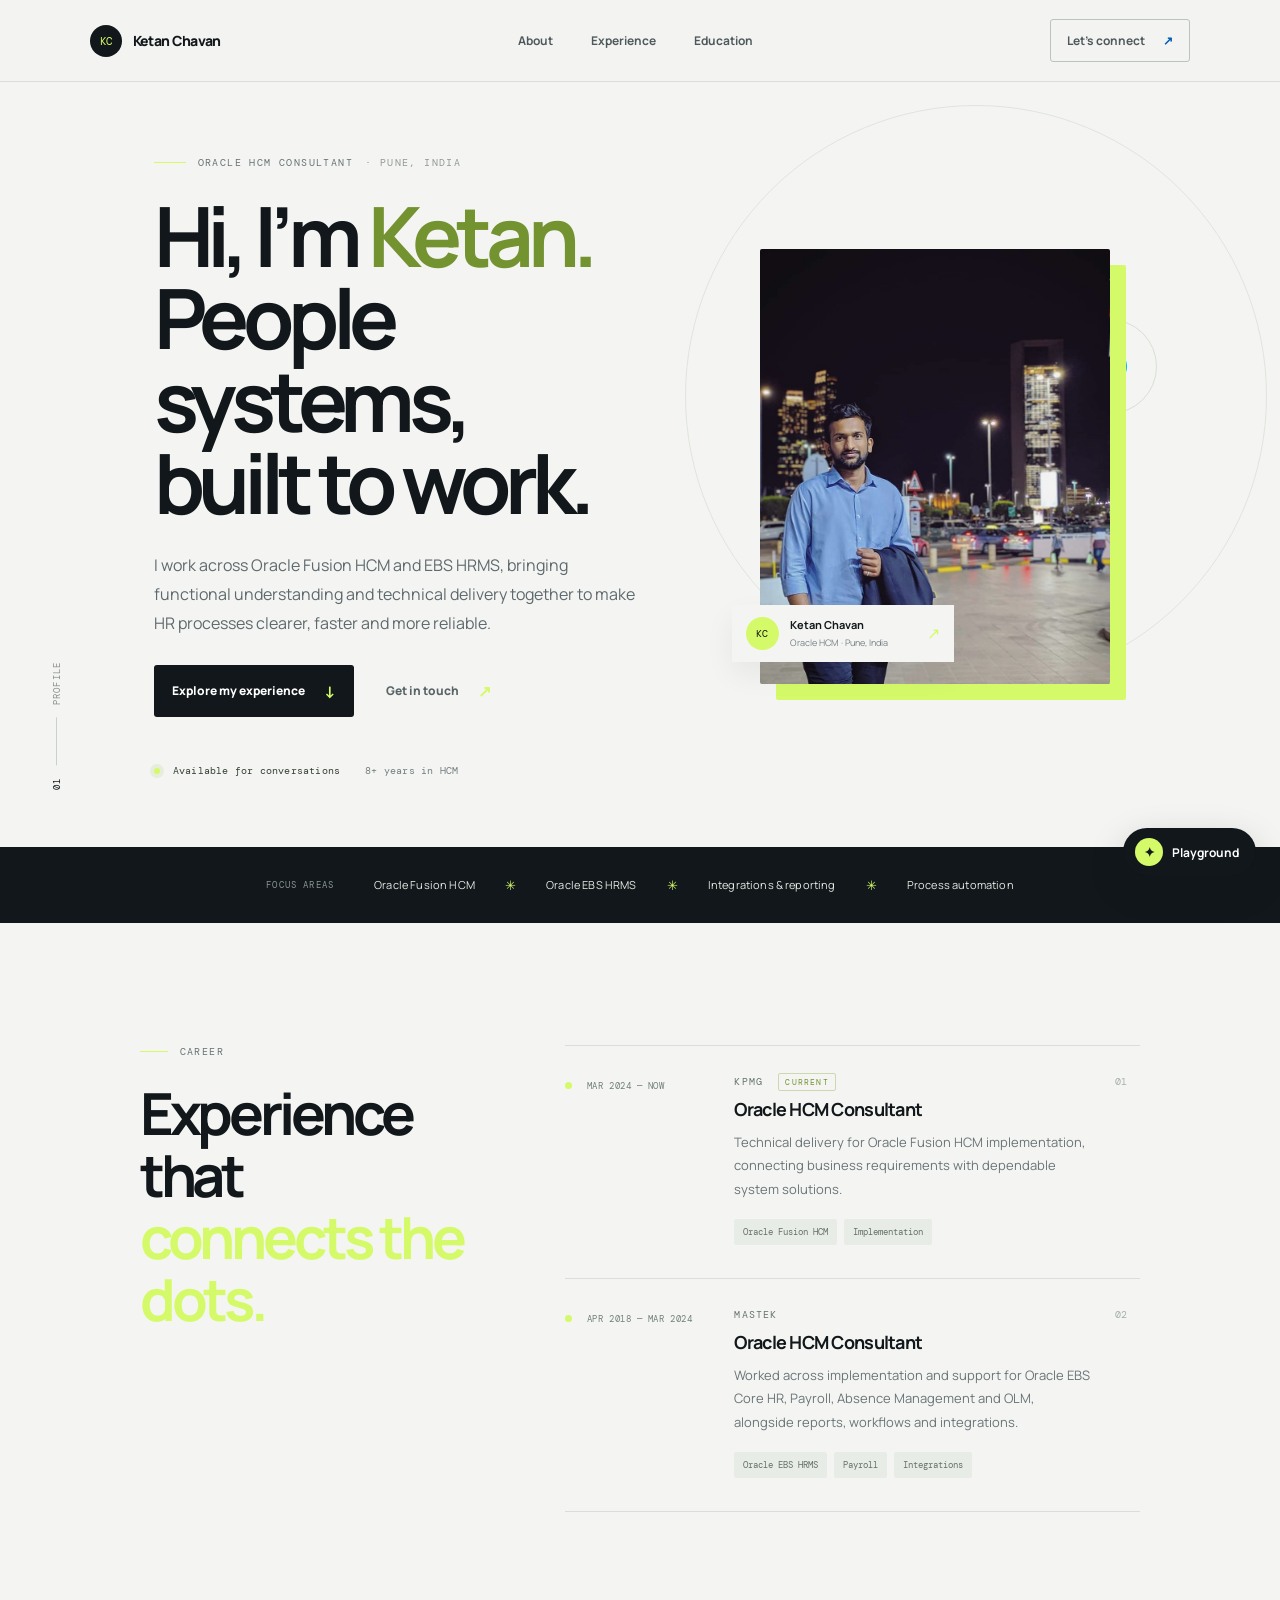
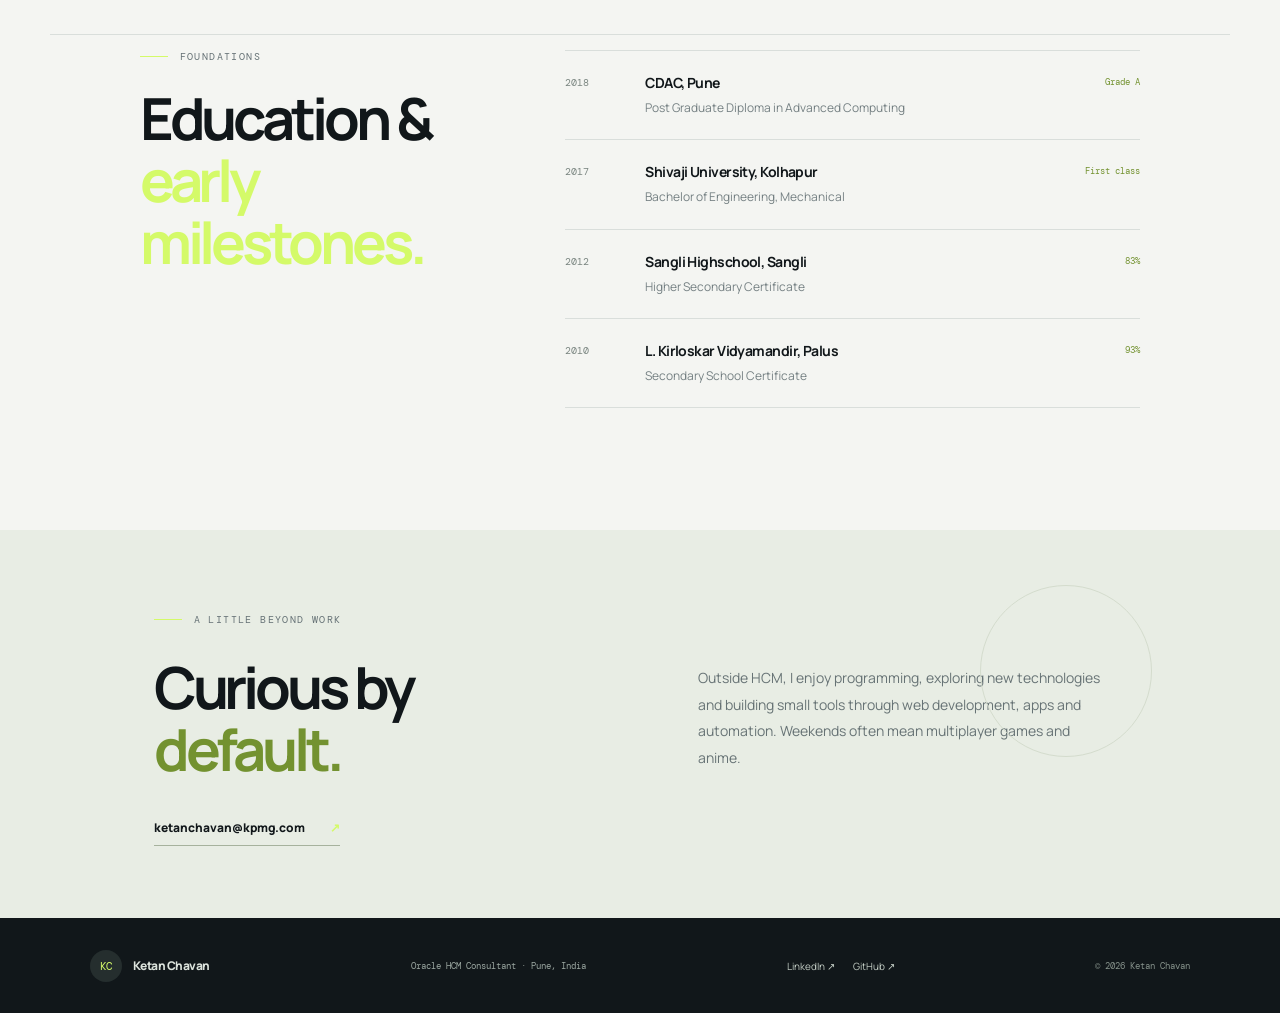
<file: index.html>
<!doctype html>
<html lang="en">
<head>
  <meta charset="utf-8">
  <meta name="viewport" content="width=device-width, initial-scale=1">
  <meta name="description" content="Ketan Chavan is an Oracle HCM consultant in Pune, India, focused on Fusion HCM, EBS HRMS, integrations and automation.">
  <meta name="author" content="Ketan Chavan">
  <meta name="theme-color" content="#101417">
  <title>Ketan Chavan | Oracle HCM Consultant</title>
  <link rel="icon" href="assets/img/favicon.ico" sizes="any">
  <link rel="preconnect" href="https://fonts.googleapis.com">
  <link rel="preconnect" href="https://fonts.gstatic.com" crossorigin>
  <link href="https://fonts.googleapis.com/css2?family=DM+Mono:wght@400;500&family=Manrope:wght@400;500;600;700;800&display=swap" rel="stylesheet">
  <link rel="stylesheet" href="css/modern.css?v=3">
  <script async src="https://www.googletagmanager.com/gtag/js?id=G-67RHCDBWG4"></script>
  <script>window.dataLayer=window.dataLayer||[];function gtag(){dataLayer.push(arguments)}gtag('js',new Date());gtag('config','G-67RHCDBWG4');</script>
</head>
<body>
  <header class="topbar">
    <a class="wordmark" href="#top" aria-label="Ketan Chavan home"><span class="wordmark-icon">KC</span><span>Ketan Chavan</span></a>
    <nav aria-label="Main navigation">
      <a href="#about">About</a><a href="#experience">Experience</a><a href="#education">Education</a>
    </nav>
    <a class="contact-top" href="mailto:ketanchavan@kpmg.com">Let’s connect <span aria-hidden="true">↗</span></a>
  </header>
  <main id="top">
    <section class="hero" id="about">
      <div class="hero-copy">
        <p class="eyebrow"><span class="eyebrow-line"></span> ORACLE HCM CONSULTANT <span class="eyebrow-place">· PUNE, INDIA</span></p>
        <h1>Hi, I’m <span>Ketan.</span><br>People systems,<br>built to work.</h1>
        <p class="intro">I work across Oracle Fusion HCM and EBS HRMS, bringing functional understanding and technical delivery together to make HR processes clearer, faster and more reliable.</p>
        <div class="hero-actions"><a class="button button-primary" href="#experience">Explore my experience <span aria-hidden="true">↓</span></a><a class="button button-quiet" href="mailto:ketanchavan@kpmg.com">Get in touch <span aria-hidden="true">↗</span></a></div>
        <div class="hero-meta"><span><i></i> Available for conversations</span><span>8+ years in HCM</span></div>
      </div>
      <div class="portrait-wrap">
        <div class="portrait-frame"><img src="assets/img/ketan chavan.jpg" alt="Ketan Chavan in Pune"></div>
        <div class="portrait-caption"><span class="caption-mark">KC</span><span><strong>Ketan Chavan</strong><small>Oracle HCM · Pune, India</small></span><span class="caption-arrow">↗</span></div>
        <div class="orbit orbit-one"></div><div class="orbit orbit-two"></div>
      </div>
      <div class="hero-index"><span>01</span><span class="index-rule"></span><span>PROFILE</span></div>
    </section>
    <section class="focus-strip" aria-label="Areas of focus">
      <span class="strip-label">FOCUS AREAS</span><span>Oracle Fusion HCM</span><b>✳</b><span>Oracle EBS HRMS</span><b>✳</b><span>Integrations & reporting</span><b>✳</b><span>Process automation</span>
    </section>
    <section class="section experience" id="experience">
      <div class="section-heading"><p class="eyebrow">CAREER <span class="eyebrow-line"></span></p><h2>Experience that<br><span>connects the dots.</span></h2></div>
      <div class="timeline">
        <article class="role-card current"><div class="role-date"><span class="date-dot"></span> MAR 2024 — NOW</div><div class="role-info"><p class="role-company">KPMG <span class="current-label">CURRENT</span></p><h3>Oracle HCM Consultant</h3><p>Technical delivery for Oracle Fusion HCM implementation, connecting business requirements with dependable system solutions.</p><div class="tags"><span>Oracle Fusion HCM</span><span>Implementation</span></div></div><span class="role-number">01</span></article>
        <article class="role-card"><div class="role-date"><span class="date-dot"></span> APR 2018 — MAR 2024</div><div class="role-info"><p class="role-company">MASTEK</p><h3>Oracle HCM Consultant</h3><p>Worked across implementation and support for Oracle EBS Core HR, Payroll, Absence Management and OLM, alongside reports, workflows and integrations.</p><div class="tags"><span>Oracle EBS HRMS</span><span>Payroll</span><span>Integrations</span></div></div><span class="role-number">02</span></article>
      </div>
    </section>
    <section class="section education" id="education">
      <div class="section-heading"><p class="eyebrow">FOUNDATIONS <span class="eyebrow-line"></span></p><h2>Education &<br><span>early milestones.</span></h2></div>
      <div class="education-list">
        <article class="education-item"><span class="edu-year">2018</span><div><h3>CDAC, Pune</h3><p>Post Graduate Diploma in Advanced Computing</p></div><span class="edu-note">Grade A</span></article>
        <article class="education-item"><span class="edu-year">2017</span><div><h3>Shivaji University, Kolhapur</h3><p>Bachelor of Engineering, Mechanical</p></div><span class="edu-note">First class</span></article>
        <article class="education-item"><span class="edu-year">2012</span><div><h3>Sangli Highschool, Sangli</h3><p>Higher Secondary Certificate</p></div><span class="edu-note">83%</span></article>
        <article class="education-item"><span class="edu-year">2010</span><div><h3>L. Kirloskar Vidyamandir, Palus</h3><p>Secondary School Certificate</p></div><span class="edu-note">93%</span></article>
      </div>
    </section>
    <section class="closing">
      <p class="eyebrow">A LITTLE BEYOND WORK <span class="eyebrow-line"></span></p>
      <div class="closing-grid"><h2>Curious by<br><span>default.</span></h2><p>Outside HCM, I enjoy programming, exploring new technologies and building small tools through web development, apps and automation. Weekends often mean multiplayer games and anime.</p></div>
      <a class="email-link" href="mailto:ketanchavan@kpmg.com">ketanchavan@kpmg.com <span>↗</span></a>
    </section>
  </main>
  <div class="playground-shell" id="playgroundShell">
    <button class="playground-launcher" id="playgroundLauncher" type="button" aria-expanded="false" aria-controls="playgroundPanel">
      <span class="playground-launcher-icon" aria-hidden="true">✦</span>
      <span>Playground</span>
    </button>
    <aside class="playground-panel" id="playgroundPanel" aria-label="Playground" aria-hidden="true">
      <div class="playground-panel-head">
        <div>
          <p class="playground-kicker">SIDE PROJECTS / 02</p>
          <h2>Playground</h2>
          <p>Small things I build, test and ship for fun.</p>
        </div>
        <button class="playground-close" id="playgroundClose" type="button" aria-label="Close playground">×</button>
      </div>
      <div class="playground-apps">
        <a class="playground-card" href="playground/chess/">
          <span class="playground-card-icon" aria-hidden="true">♞</span>
          <span class="playground-card-copy">
            <strong>Complete Chess</strong>
            <small>Play locally or against the computer.</small>
          </span>
          <span class="playground-card-arrow" aria-hidden="true">↗</span>
        </a>
        <a class="playground-card" href="playground/clipboard/">
          <span class="playground-card-icon" aria-hidden="true">⌘</span>
          <span class="playground-card-copy">
            <strong>Shared Clipboard</strong>
            <small>Send text between devices. Public read, owner-only write.</small>
          </span>
          <span class="playground-card-arrow" aria-hidden="true">↗</span>
        </a>
        <div class="playground-coming" aria-label="More projects coming soon">
          <span>+</span><small>More experiments soon</small>
        </div>
      </div>
    </aside>
  </div>
  <footer><a class="wordmark" href="#top"><span class="wordmark-icon">KC</span><span>Ketan Chavan</span></a><span>Oracle HCM Consultant · Pune, India</span><div class="footer-social"><a href="https://www.linkedin.com/in/ketanchavan/" target="_blank" rel="noreferrer">LinkedIn ↗</a><a href="https://github.com/ketankbc" target="_blank" rel="noreferrer">GitHub ↗</a></div><small>© <span id="year"></span> Ketan Chavan</small></footer>
  <script>
    const accentPalettes = [
      { main: '#00b8f1', soft: '#d9f4fc', deep: '#003da5' },
      { main: '#d4fa69', soft: '#e6eddb', deep: '#739230' },
      { main: '#ff8a65', soft: '#ffebe4', deep: '#bb4c2e' },
      { main: '#b39aff', soft: '#eee9ff', deep: '#6247b2' }
    ];
    let paletteIndex = Number(sessionStorage.getItem('ketanAccentIndex') || 0);
    paletteIndex = (paletteIndex + 1) % accentPalettes.length;
    sessionStorage.setItem('ketanAccentIndex', String(paletteIndex));
    const palette = accentPalettes[paletteIndex];
    const root = document.documentElement;
    root.style.setProperty('--accent', palette.main);
    root.style.setProperty('--accent-soft', palette.soft);
    root.style.setProperty('--accent-deep', palette.deep);
    document.getElementById('year').textContent = new Date().getFullYear();

    const playgroundShell = document.getElementById('playgroundShell');
    const playgroundLauncher = document.getElementById('playgroundLauncher');
    const playgroundPanel = document.getElementById('playgroundPanel');
    const playgroundClose = document.getElementById('playgroundClose');

    function setPlayground(open) {
      playgroundShell.classList.toggle('is-open', open);
      playgroundLauncher.setAttribute('aria-expanded', String(open));
      playgroundPanel.setAttribute('aria-hidden', String(!open));
    }

    playgroundLauncher.addEventListener('click', () => setPlayground(!playgroundShell.classList.contains('is-open')));
    playgroundClose.addEventListener('click', () => setPlayground(false));
    document.addEventListener('keydown', event => { if (event.key === 'Escape') setPlayground(false); });
    document.addEventListener('click', event => {
      if (playgroundShell.classList.contains('is-open') && !playgroundShell.contains(event.target)) setPlayground(false);
    });
  </script>
</body>
</html>
</file>
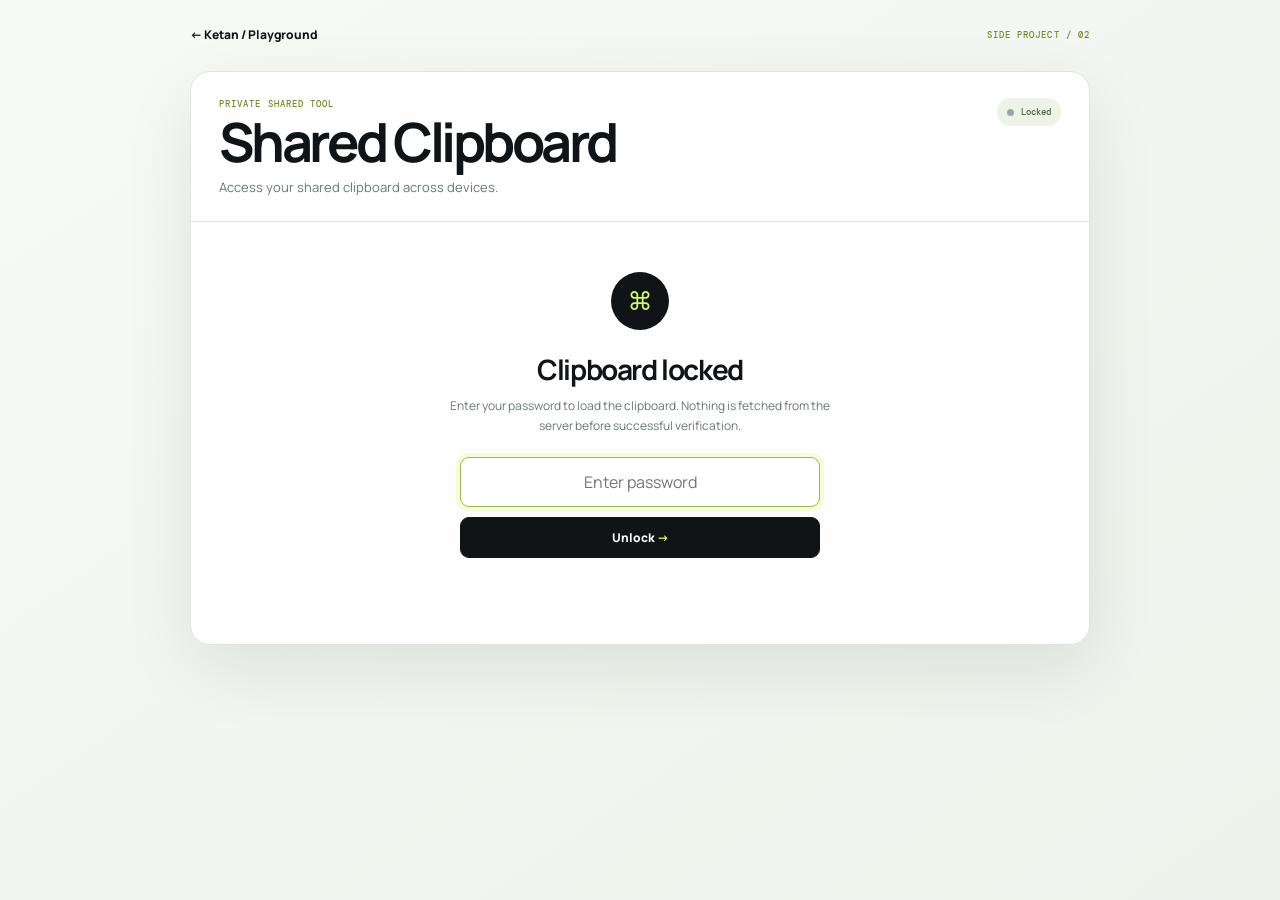
<file: playground/clipboard/index.html>
<!doctype html>
<html lang="en">
<head>
  <meta charset="utf-8">
  <meta name="viewport" content="width=device-width,initial-scale=1">
  <meta name="theme-color" content="#101417">

  <title>Shared Clipboard | Ketan Playground</title>

  <link rel="preconnect" href="https://fonts.googleapis.com">
  <link rel="preconnect" href="https://fonts.gstatic.com" crossorigin>

  <link
    href="https://fonts.googleapis.com/css2?family=DM+Mono:wght@400;500&family=Manrope:wght@400;500;600;700;800&display=swap"
    rel="stylesheet"
  >

  <style>
    :root {
      --ink: #101417;
      --paper: #f5f7f2;
      --panel: #ffffff;
      --line: #dfe5dd;
      --muted: #6c7774;
      --accent: #d4fa69;
      --accent-dark: #6f8d28;
      --danger: #a43d32;
    }

    * {
      box-sizing: border-box;
    }

    html,
    body {
      min-height: 100%;
    }

    body {
      margin: 0;
      background: linear-gradient(145deg, #f8faf5, #eef2eb);
      color: var(--ink);
      font-family: Manrope, system-ui, sans-serif;
    }

    button,
    textarea,
    input {
      font: inherit;
    }

    .wrap {
      width: min(900px, calc(100% - 32px));
      margin: 0 auto;
      padding: 26px 0 54px;
    }

    .top {
      display: flex;
      justify-content: space-between;
      align-items: center;
      gap: 18px;
      margin-bottom: 28px;
    }

    .back {
      display: inline-flex;
      align-items: center;
      gap: 8px;
      color: var(--ink);
      text-decoration: none;
      font-size: 12px;
      font-weight: 800;
    }

    .badge {
      font: 500 9px "DM Mono", monospace;
      letter-spacing: .12em;
      color: var(--accent-dark);
    }

    .card {
      background: rgba(255,255,255,.92);
      border: 1px solid var(--line);
      border-radius: 20px;
      box-shadow: 0 24px 70px rgba(16,20,23,.09);
      overflow: hidden;
    }

    .head {
      padding: 26px 28px 22px;
      border-bottom: 1px solid var(--line);
      display: flex;
      justify-content: space-between;
      gap: 20px;
      align-items: flex-start;
    }

    h1 {
      font-size: clamp(32px, 6vw, 54px);
      letter-spacing: -.065em;
      line-height: .95;
      margin: 6px 0 10px;
    }

    .sub {
      margin: 0;
      color: var(--muted);
      font-size: 13px;
      line-height: 1.65;
    }

    .status-pill {
      display: flex;
      align-items: center;
      gap: 7px;
      white-space: nowrap;
      padding: 8px 10px;
      background: #eef3e7;
      border-radius: 999px;
      font: 500 9px "DM Mono", monospace;
      color: #536344;
    }

    .dot {
      width: 7px;
      height: 7px;
      border-radius: 50%;
      background: #9da6a3;
    }

    .body {
      padding: 24px 28px 28px;
    }

    .toolbar {
      display: flex;
      justify-content: space-between;
      gap: 12px;
      align-items: center;
      margin-bottom: 10px;
    }

    .meta {
      font: 500 10px "DM Mono", monospace;
      color: #7a8581;
    }

    textarea {
      width: 100%;
      min-height: 360px;
      resize: vertical;
      padding: 18px;
      border: 1px solid #d5ddd3;
      border-radius: 12px;
      outline: none;
      background: #fbfcfa;
      color: var(--ink);
      font: 14px/1.7 "DM Mono", monospace;
      transition: border-color .18s, box-shadow .18s;
    }

    textarea:focus {
      border-color: #9ab64f;
      box-shadow: 0 0 0 4px rgba(212,250,105,.28);
    }

    textarea::placeholder {
      color: #a0aaa6;
    }

    .actions {
      display: flex;
      flex-wrap: wrap;
      gap: 10px;
      margin-top: 16px;
    }

    .btn {
      border: 1px solid #d5ddd3;
      background: #fff;
      color: var(--ink);
      padding: 11px 15px;
      border-radius: 9px;
      font-size: 12px;
      font-weight: 800;
      cursor: pointer;
    }

    .btn:hover {
      transform: translateY(-1px);
    }

    .btn.primary {
      background: var(--ink);
      border-color: var(--ink);
      color: #fff;
    }

    .btn.primary span {
      color: var(--accent);
    }

    .btn.danger {
      color: var(--danger);
    }

    .notice {
      margin-top: 14px;
      min-height: 20px;
      font-size: 11px;
      color: var(--muted);
    }

    .notice.ok {
      color: #5f7724;
    }

    .notice.error {
      color: var(--danger);
    }

    .hidden {
      display: none !important;
    }

    .lock-screen {
      padding: 50px 28px 56px;
      text-align: center;
    }

    .lock-icon {
      width: 58px;
      height: 58px;
      margin: 0 auto 20px;
      border-radius: 50%;
      display: grid;
      place-items: center;
      background: var(--ink);
      color: var(--accent);
      font-size: 25px;
    }

    .lock-screen h2 {
      margin: 0 0 8px;
      font-size: 28px;
      letter-spacing: -.05em;
    }

    .lock-screen p {
      margin: 0 auto 20px;
      max-width: 410px;
      color: var(--muted);
      font-size: 12px;
      line-height: 1.7;
    }

    .unlock-form {
      width: min(360px, 100%);
      margin: 0 auto;
    }

    .unlock-form input {
      width: 100%;
      padding: 13px 14px;
      border: 1px solid #d5ddd3;
      border-radius: 9px;
      outline: none;
      margin-bottom: 10px;
      text-align: center;
    }

    .unlock-form input:focus {
      border-color: #9ab64f;
      box-shadow: 0 0 0 4px rgba(212,250,105,.28);
    }

    .unlock-form .btn {
      width: 100%;
    }

    .unlock-error {
      margin-top: 12px;
      min-height: 18px;
      font-size: 11px;
      color: var(--danger);
    }

    @media(max-width: 620px) {
      .wrap {
        width: min(100% - 20px, 900px);
        padding-top: 16px;
      }

      .head {
        padding: 22px 18px;
        display: block;
      }

      .status-pill {
        display: inline-flex;
        margin-top: 14px;
      }

      .body {
        padding: 18px;
      }

      .toolbar {
        align-items: flex-start;
        flex-direction: column;
      }

      textarea {
        min-height: 52vh;
      }

      .actions {
        display: grid;
        grid-template-columns: 1fr 1fr;
      }

      .btn {
        width: 100%;
      }

      .lock-screen {
        padding: 42px 18px 48px;
      }
    }
  </style>
</head>

<body>

  <main class="wrap">

    <div class="top">
      <a class="back" href="../../">← Ketan / Playground</a>
      <span class="badge">SIDE PROJECT / 02</span>
    </div>

    <section class="card">

      <div class="head">
        <div>
          <div class="badge">PRIVATE SHARED TOOL</div>
          <h1>Shared Clipboard</h1>
          <p class="sub">
            Access your shared clipboard across devices.
          </p>
        </div>

        <div class="status-pill">
          <span class="dot"></span>
          <span id="connectionText">Locked</span>
        </div>
      </div>

      <!-- PASSWORD SCREEN -->
      <div id="lockScreen" class="lock-screen">

        <div class="lock-icon">⌘</div>

        <h2>Clipboard locked</h2>

        <p>
          Enter your password to load the clipboard.
          Nothing is fetched from the server before successful verification.
        </p>

        <form id="unlockForm" class="unlock-form">

          <input
            id="passwordInput"
            type="password"
            autocomplete="off"
            placeholder="Enter password"
            required
          >

          <button class="btn primary" type="submit">
            Unlock <span>→</span>
          </button>

          <div id="unlockError" class="unlock-error"></div>

        </form>

      </div>

      <!-- CLIPBOARD -->
      <div id="clipboardArea" class="body hidden">

        <div class="toolbar">

          <span class="meta" id="updatedText">
            Loading clipboard…
          </span>

          <span class="meta" id="charCount">
            0 characters
          </span>

        </div>

        <textarea
          id="clipboardText"
          spellcheck="false"
          placeholder="Type or paste something here…"
        ></textarea>

        <div class="actions">

          <button
            class="btn primary"
            id="saveBtn"
            type="button"
          >
            Save <span>↗</span>
          </button>

          <button
            class="btn"
            id="copyBtn"
            type="button"
          >
            Copy
          </button>

          <button
            class="btn"
            id="refreshBtn"
            type="button"
          >
            Refresh
          </button>

          <button
            class="btn danger"
            id="clearBtn"
            type="button"
          >
            Clear
          </button>

          <button
            class="btn"
            id="lockBtn"
            type="button"
          >
            Lock
          </button>

        </div>

        <div
          class="notice"
          id="notice"
        ></div>

      </div>

    </section>

  </main>


  <script>

    const SUPABASE_URL =
      'https://wxzksezdaphewpskfbud.supabase.co';

    const SUPABASE_KEY =
      'sb_publishable_Vkeepr97HE54t4ue4vEnRg_KmALTlnL';


    /*
      SHA-256 hash only.
      Plain password is NOT stored in this file.
    */

    const OWNER_PASSWORD_HASH =
      'f2512ad315b2f4176ed3daac94b1edeab0e253eefc534a1f27a964da64652cf5';


    const lockScreen =
      document.getElementById('lockScreen');

    const clipboardArea =
      document.getElementById('clipboardArea');

    const passwordInput =
      document.getElementById('passwordInput');

    const unlockError =
      document.getElementById('unlockError');

    const textEl =
      document.getElementById('clipboardText');

    const updatedEl =
      document.getElementById('updatedText');

    const countEl =
      document.getElementById('charCount');

    const noticeEl =
      document.getElementById('notice');

    const connectionEl =
      document.getElementById('connectionText');


    let unlocked = false;
    let dirty = false;


    function headers(extra = {}) {

      return {
        apikey: SUPABASE_KEY,
        ...extra
      };

    }


    function showNotice(message, type = '') {

      noticeEl.textContent = message;

      noticeEl.className =
        'notice' + (type ? ' ' + type : '');

    }


    function setConnection(text, color) {

      connectionEl.textContent = text;

      document.querySelector('.dot').style.background =
        color;

    }


    function formatTime(value) {

      if (!value) {
        return 'Not updated yet';
      }

      return (
        'Updated ' +
        new Date(value).toLocaleString()
      );

    }


    async function sha256(value) {

      const data =
        new TextEncoder().encode(value);

      const hashBuffer =
        await crypto.subtle.digest(
          'SHA-256',
          data
        );

      return Array
        .from(new Uint8Array(hashBuffer))
        .map(
          b =>
            b
              .toString(16)
              .padStart(2, '0')
        )
        .join('');

    }


    async function verifyPassword(password) {

      const hash =
        await sha256(password);

      return hash === OWNER_PASSWORD_HASH;

    }


    async function loadClipboard(force = false) {

      if (!unlocked) {
        return;
      }

      if (dirty && !force) {
        return;
      }

      try {

        setConnection(
          'Connecting',
          '#9da6a3'
        );

        const response =
          await fetch(
            SUPABASE_URL +
            '/rest/v1/clipboard?id=eq.1&select=content,updated_at',
            {
              headers: headers()
            }
          );


        if (!response.ok) {

          throw new Error(
            'Unable to load clipboard.'
          );

        }


        const rows =
          await response.json();


        const row =
          rows[0] || {
            content: '',
            updated_at: null
          };


        textEl.value =
          row.content || '';


        countEl.textContent =
          textEl.value.length +
          ' characters';


        updatedEl.textContent =
          formatTime(
            row.updated_at
          );


        dirty = false;


        setConnection(
          'Live',
          '#7fa030'
        );


        showNotice('');

      }
      catch (error) {

        setConnection(
          'Offline',
          '#a43d32'
        );

        showNotice(
          error.message,
          'error'
        );

      }

    }


    async function writeClipboard(content) {

      if (!unlocked) {
        return;
      }


      const response =
        await fetch(
          SUPABASE_URL +
          '/rest/v1/clipboard?id=eq.1',
          {
            method: 'PATCH',

            headers: headers({
              'Content-Type':
                'application/json',

              'Prefer':
                'return=representation'
            }),

            body: JSON.stringify({
              content: content,
              updated_at:
                new Date().toISOString()
            })
          }
        );


      if (!response.ok) {

        let message =
          'Save failed.';


        try {

          const body =
            await response.json();

          if (body.message) {
            message =
              body.message;
          }

        }
        catch (_) {}


        throw new Error(
          message
        );

      }


      dirty = false;

      await loadClipboard(true);

    }


    document
      .getElementById('unlockForm')
      .addEventListener(
        'submit',
        async event => {

          event.preventDefault();


          unlockError.textContent = '';


          const password =
            passwordInput.value;


          const valid =
            await verifyPassword(
              password
            );


          passwordInput.value = '';


          if (!valid) {

            unlockError.textContent =
              'Incorrect password.';

            return;

          }


          unlocked = true;


          lockScreen.classList.add(
            'hidden'
          );


          clipboardArea.classList.remove(
            'hidden'
          );


          setConnection(
            'Connecting',
            '#9da6a3'
          );


          await loadClipboard(true);

        }
      );


    document
      .getElementById('saveBtn')
      .addEventListener(
        'click',
        async () => {

          try {

            showNotice(
              'Saving…'
            );


            await writeClipboard(
              textEl.value
            );


            showNotice(
              'Clipboard saved.',
              'ok'
            );

          }
          catch (error) {

            showNotice(
              error.message,
              'error'
            );

          }

        }
      );


    document
      .getElementById('clearBtn')
      .addEventListener(
        'click',
        async () => {

          try {

            showNotice(
              'Clearing…'
            );


            await writeClipboard(
              ''
            );


            showNotice(
              'Clipboard cleared.',
              'ok'
            );

          }
          catch (error) {

            showNotice(
              error.message,
              'error'
            );

          }

        }
      );


    document
      .getElementById('refreshBtn')
      .addEventListener(
        'click',
        async () => {

          dirty = false;

          await loadClipboard(true);

          showNotice(
            'Clipboard refreshed.',
            'ok'
          );

        }
      );


    document
      .getElementById('copyBtn')
      .addEventListener(
        'click',
        async () => {

          try {

            await navigator.clipboard.writeText(
              textEl.value
            );


            showNotice(
              'Copied to this device clipboard.',
              'ok'
            );

          }
          catch (_) {

            textEl.select();

            document.execCommand(
              'copy'
            );


            showNotice(
              'Copied to this device clipboard.',
              'ok'
            );

          }

        }
      );


    document
      .getElementById('lockBtn')
      .addEventListener(
        'click',
        () => {

          unlocked = false;

          dirty = false;

          textEl.value = '';

          countEl.textContent =
            '0 characters';

          updatedEl.textContent =
            'Locked';


          clipboardArea.classList.add(
            'hidden'
          );


          lockScreen.classList.remove(
            'hidden'
          );


          setConnection(
            'Locked',
            '#9da6a3'
          );


          showNotice('');

          passwordInput.focus();

        }
      );


    textEl.addEventListener(
      'input',
      () => {

        dirty = true;

        countEl.textContent =
          textEl.value.length +
          ' characters';

        showNotice(
          'Unsaved changes'
        );

      }
    );


    /*
      Auto-refresh every 5 seconds,
      but only after unlock and only
      when there are no unsaved changes.
    */

    setInterval(
      () => {

        if (
          unlocked &&
          !dirty
        ) {

          loadClipboard(false);

        }

      },
      5000
    );


    /*
      IMPORTANT:
      We intentionally DO NOT call
      loadClipboard() here.

      Nothing is fetched until the
      correct password is entered.
    */

    setConnection(
      'Locked',
      '#9da6a3'
    );

    passwordInput.focus();

  </script>

</body>
</html>
</file>
<file: css/modern.css>
:root{--ink:#11171a;--paper:#f4f5f2;--muted:#657176;--line:#d9dedb;--lime:#00b8f1;--lime-dark:#009fda;--mono:'DM Mono',monospace;--sans:'Manrope',Arial,sans-serif}*{box-sizing:border-box}html{scroll-behavior:smooth;scroll-padding-top:90px}body{margin:0;background:var(--paper);color:var(--ink);font-family:var(--sans);-webkit-font-smoothing:antialiased}a{color:inherit;text-decoration:none}.topbar{height:82px;padding:0 7vw;display:flex;align-items:center;justify-content:space-between;border-bottom:1px solid var(--line);position:relative;z-index:2;background:rgba(244,245,242,.94)}.wordmark{display:flex;align-items:center;gap:11px;font-size:14px;font-weight:800;letter-spacing:-.04em}.wordmark-icon{width:32px;height:32px;background:var(--ink);color:var(--lime);border-radius:50%;display:grid;place-items:center;font:11px var(--mono);letter-spacing:-.1em}.topbar nav{display:flex;gap:38px}.topbar nav a,.contact-top{font-size:12px;font-weight:700;color:#4e595d}.topbar nav a:hover,.footer-social a:hover{color:#005eb8}.contact-top{border:1px solid #bbc3bd;border-radius:3px;padding:12px 16px}.contact-top span{margin-left:16px;color:#005eb8}.hero{max-width:1440px;margin:auto;min-height:635px;padding:74px 11vw 70px 12vw;display:grid;grid-template-columns:1.1fr .9fr;align-items:center;gap:6vw;position:relative;overflow:hidden}.hero:before{content:"";position:absolute;width:580px;height:580px;border:1px solid #e0e4de;border-radius:50%;right:1%;top:3%;pointer-events:none}.hero-copy{position:relative;z-index:1}.eyebrow{display:flex;align-items:center;gap:12px;color:#667276;font:10px var(--mono);letter-spacing:.14em;margin:0 0 25px}.eyebrow-line{width:28px;height:1px;background:var(--lime-dark);order:-1}.hero .eyebrow-line{width:32px}.eyebrow-place{color:#919a97}.hero h1{font-size:clamp(48px,6.5vw,86px);line-height:.99;letter-spacing:-.075em;margin:0;font-weight:700}.hero h1 span,.section-heading h2 span,.closing h2 span{color:#003da5}.intro{max-width:490px;color:#5e696d;font-size:16px;line-height:1.8;margin:28px 0 27px}.hero-actions{display:flex;align-items:center;gap:14px}.button{display:inline-flex;align-items:center;gap:19px;font-size:12px;font-weight:800;padding:15px 18px;border-radius:3px;transition:transform .2s,background .2s}.button:hover{transform:translateY(-2px)}.button-primary{background:var(--ink);color:white}.button-primary span{color:var(--lime);font-size:16px}.button-quiet{color:#596467}.button-quiet span{color:#005eb8;font-size:16px}.hero-meta{margin-top:47px;display:flex;gap:25px;color:#737e80;font:10px var(--mono);letter-spacing:.02em}.hero-meta span:first-child{color:#354136}.hero-meta i{display:inline-block;background:#00a3e0;width:6px;height:6px;border-radius:50%;margin-right:7px;vertical-align:middle;box-shadow:0 0 0 4px #d9f4fc}.portrait-wrap{position:relative;width:min(100%,350px);justify-self:center;z-index:1}.portrait-frame{height:435px;position:relative;overflow:hidden;border-radius:2px;background:#d1d8d5;box-shadow:16px 16px 0 var(--lime)}.portrait-frame img{width:100%;height:100%;object-fit:cover;object-position:47% center;display:block;filter:saturate(.84)}.portrait-caption{position:absolute;bottom:22px;left:-28px;background:var(--paper);display:flex;align-items:center;gap:11px;padding:12px 14px;min-width:222px;box-shadow:0 12px 30px #0d14120f}.caption-mark{height:33px;width:33px;display:grid;place-items:center;background:var(--lime);border-radius:50%;font:10px var(--mono)}.portrait-caption strong,.portrait-caption small{display:block}.portrait-caption strong{font-size:11px}.portrait-caption small{font-size:9px;color:#758084;margin-top:4px}.caption-arrow{margin-left:auto;color:#005eb8}.orbit{position:absolute;border:1px solid #d7dfd2;border-radius:50%;z-index:-1}.orbit-one{width:95px;height:95px;right:-47px;top:70px}.orbit-two{width:35px;height:35px;right:-17px;top:100px;background:var(--lime);border:0}.hero-index{position:absolute;left:4vw;bottom:56px;display:flex;align-items:center;gap:12px;color:#89928f;font:9px var(--mono);letter-spacing:.14em;writing-mode:vertical-rl;transform:rotate(180deg)}.hero-index span:first-child{color:var(--ink)}.index-rule{height:48px;width:1px;background:#cad1ca}.focus-strip{min-height:76px;background:var(--ink);color:#e6ebe3;display:flex;align-items:center;justify-content:center;gap:30px;padding:15px 7vw;font-size:11px;letter-spacing:.015em}.focus-strip b{color:var(--lime);font-size:13px;font-weight:400}.strip-label{color:#8c9694;font:9px var(--mono);letter-spacing:.13em;margin-right:10px}.section{max-width:1180px;margin:auto;padding:122px 7vw}.experience{display:grid;grid-template-columns:.72fr 1.28fr;gap:8vw}.section-heading .eyebrow{margin-bottom:24px}.section-heading h2,.closing h2{font-size:clamp(36px,4.6vw,58px);line-height:1.07;letter-spacing:-.07em;margin:0;font-weight:700}.section-heading h2 span{color:#66839a}.timeline{border-top:1px solid var(--line)}.role-card{display:grid;grid-template-columns:145px 1fr 25px;gap:24px;padding:29px 0 33px;border-bottom:1px solid var(--line)}.role-date{color:#728078;font:9px var(--mono);letter-spacing:.06em;white-space:nowrap;padding-top:5px}.date-dot{display:inline-block;width:7px;height:7px;background:var(--lime-dark);border-radius:50%;margin-right:9px}.role-company{font:10px var(--mono);letter-spacing:.12em;color:#66736d;margin:0 0 9px}.current-label{color:#708d2f;border:1px solid #cbd8b0;border-radius:2px;padding:3px 6px;font-size:8px;margin-left:8px}.role-info h3,.education-item h3{font-size:18px;letter-spacing:-.04em;margin:0 0 10px}.role-info>p:not(.role-company){font-size:13px;line-height:1.8;color:#697478;max-width:485px;margin:0}.role-number{font:10px var(--mono);color:#a5afaa}.tags{display:flex;flex-wrap:wrap;gap:7px;margin-top:18px}.tags span{font:9px var(--mono);color:#64716a;background:#e8ece6;padding:7px 9px;border-radius:2px}.education{padding-top:15px;display:grid;grid-template-columns:.72fr 1.28fr;gap:8vw;border-top:1px solid var(--line)}.education-list{border-top:1px solid var(--line)}.education-item{display:grid;grid-template-columns:60px 1fr auto;gap:20px;align-items:start;padding:22px 0;border-bottom:1px solid var(--line)}.edu-year{font:10px var(--mono);color:#7a8580;padding-top:3px}.education-item h3{font-size:14px;margin:0 0 6px}.education-item p{font-size:12px;color:#758083;margin:0;line-height:1.6}.edu-note{font:9px var(--mono);color:#005eb8;padding-top:3px}.closing{padding:83px 12vw 72px;background:#e8ede4;position:relative}.closing:after{content:"";position:absolute;right:10%;top:55px;width:170px;height:170px;border:1px solid #d4dccd;border-radius:50%;pointer-events:none}.closing-grid{display:grid;grid-template-columns:1fr 1fr;gap:9vw;align-items:center;max-width:990px}.closing h2 span{color:#003da5}.closing-grid>p{max-width:410px;color:#677375;font-size:14px;line-height:1.9}.email-link{display:inline-flex;gap:25px;border-bottom:1px solid #a6b29d;padding:12px 0 9px;margin-top:22px;font-size:12px;font-weight:800}.email-link span{color:#005eb8}footer{min-height:95px;padding:24px 7vw;display:flex;align-items:center;justify-content:space-between;gap:25px;background:var(--ink);color:#dce3dc}footer .wordmark{font-size:12px}footer .wordmark-icon{background:#252e2e}footer>span{font:9px var(--mono);color:#9ca8a2}.footer-social{display:flex;gap:18px;font-size:10px;color:#c4cec5}footer small{font:9px var(--mono);color:#87938c}
@media(max-width:900px){.topbar{padding:0 5vw}.topbar nav{gap:20px}.hero{padding:65px 8vw 75px 11vw;gap:4vw;min-height:580px}.portrait-frame{height:380px}.experience,.education{gap:5vw;grid-template-columns:.65fr 1.35fr}.role-card{grid-template-columns:125px 1fr 18px;gap:14px}.focus-strip{gap:15px;font-size:10px}.closing{padding-left:9vw;padding-right:9vw}}
@media(max-width:650px){html{scroll-padding-top:65px}.topbar{height:66px;padding:0 5vw}.topbar nav{display:none}.contact-top{padding:10px 12px;font-size:11px}.hero{padding:46px 7vw 67px;grid-template-columns:1fr;gap:38px}.hero:before{width:410px;height:410px;right:-52%;top:28%}.hero h1{font-size:clamp(49px,13vw,72px)}.intro{font-size:14px;line-height:1.75;margin:22px 0}.hero-meta{margin-top:30px;gap:16px;font-size:9px}.portrait-wrap{width:min(78%,330px);justify-self:center;margin-right:6vw}.portrait-frame{height:390px}.portrait-caption{left:-24px;bottom:18px}.hero-index{display:none}.focus-strip{justify-content:flex-start;overflow:auto;white-space:nowrap;min-height:63px;padding:15px 7vw;gap:15px}.focus-strip .strip-label{display:none}.section{padding:78px 7vw}.experience,.education{grid-template-columns:1fr;gap:36px}.section-heading h2,.closing h2{font-size:43px}.role-card{grid-template-columns:1fr 22px;gap:8px;padding:23px 0}.role-date{grid-column:1/-1;padding:0 0 10px}.role-number{grid-column:2;grid-row:2}.role-info h3{font-size:17px}.education{padding-top:60px}.education-item{grid-template-columns:43px 1fr auto;gap:12px}.education-item h3{font-size:13px}.edu-note{font-size:8px}.closing{padding:70px 7vw 58px}.closing:after{width:110px;height:110px;top:36px;right:-35px}.closing-grid{grid-template-columns:1fr;gap:14px}.closing-grid>p{font-size:13px;margin:0}footer{padding:23px 7vw;display:grid;grid-template-columns:1fr auto;gap:14px}footer>span{grid-column:1;grid-row:2}.footer-social{grid-column:2;grid-row:1/3;flex-direction:column;gap:11px}footer small{grid-column:1;grid-row:3}}
@media(prefers-reduced-motion:reduce){html{scroll-behavior:auto}*,*:before,*:after{transition:none!important}}

/* Accent palette is selected once per page load by the script in index.html. */
:root{--accent:#00b8f1;--accent-soft:#d9f4fc;--accent-deep:#003da5}
.hero h1 span,.closing h2 span{color:var(--accent-deep)}
.section-heading h2 span{color:var(--accent)}
.eyebrow-line{background:var(--accent)}
.wordmark-icon{color:var(--accent)}
.button-primary span,.button-quiet span,.caption-arrow,.email-link span{color:var(--accent)}
.portrait-frame{box-shadow:16px 16px 0 var(--accent)}
.caption-mark{background:var(--accent)}
.focus-strip b{color:var(--accent)}
.current-label,.edu-note{color:var(--accent-deep)}
.date-dot{background:var(--accent)}
.hero-meta i{background:var(--accent);box-shadow:0 0 0 4px var(--accent-soft)}


/* Playground launcher */
.playground-shell{position:fixed;right:24px;bottom:24px;z-index:20;font-family:var(--sans)}
.playground-launcher{height:48px;padding:0 16px 0 11px;border:1px solid rgba(17,23,26,.15);border-radius:999px;background:var(--ink);color:#fff;display:flex;align-items:center;gap:9px;box-shadow:0 12px 36px rgba(17,23,26,.18);font:700 12px var(--sans);cursor:pointer;transition:transform .2s ease,box-shadow .2s ease}
.playground-launcher:hover{transform:translateY(-2px);box-shadow:0 16px 42px rgba(17,23,26,.24)}
.playground-launcher-icon{width:28px;height:28px;border-radius:50%;display:grid;place-items:center;background:var(--accent);color:var(--ink);font-size:13px}
.playground-panel{position:absolute;right:0;bottom:60px;width:min(370px,calc(100vw - 32px));padding:20px;background:#f7f8f5;border:1px solid var(--line);border-radius:12px;box-shadow:0 24px 70px rgba(17,23,26,.2);opacity:0;visibility:hidden;transform:translateY(10px) scale(.98);transform-origin:bottom right;transition:opacity .2s ease,transform .2s ease,visibility .2s}
.playground-shell.is-open .playground-panel{opacity:1;visibility:visible;transform:translateY(0) scale(1)}
.playground-panel-head{display:flex;gap:16px;align-items:flex-start;padding-bottom:17px;border-bottom:1px solid var(--line)}
.playground-kicker{margin:0 0 7px!important;color:var(--accent-deep)!important;font:500 9px var(--mono)!important;letter-spacing:.13em!important}
.playground-panel h2{margin:0;font-size:25px;letter-spacing:-.055em;line-height:1}
.playground-panel-head p{margin:8px 0 0;color:#6a7578;font-size:11px;line-height:1.55}
.playground-close{margin-left:auto;width:30px;height:30px;border:0;border-radius:50%;background:#e8ece6;color:#596467;font-size:20px;line-height:1;cursor:pointer}
.playground-apps{display:grid;gap:10px;padding-top:14px}
.playground-card{display:grid;grid-template-columns:48px 1fr auto;gap:12px;align-items:center;padding:13px;border:1px solid #dfe4df;border-radius:8px;background:#fff;transition:transform .18s ease,border-color .18s ease,box-shadow .18s ease}
.playground-card:hover{transform:translateY(-2px);border-color:var(--accent);box-shadow:0 10px 24px rgba(17,23,26,.08)}
.playground-card-icon{width:48px;height:48px;border-radius:7px;display:grid;place-items:center;background:var(--ink);color:var(--accent);font-size:28px}
.playground-card-copy{min-width:0;display:block}
.playground-card-copy strong,.playground-card-copy small{display:block}
.playground-card-copy strong{font-size:13px;letter-spacing:-.02em}
.playground-card-copy small{margin-top:4px;color:#778185;font-size:10px;line-height:1.45}
.playground-card-arrow{color:var(--accent-deep);font-size:16px}
.playground-coming{min-height:46px;padding:0 13px;border:1px dashed #cfd6d1;border-radius:8px;color:#88928f;display:flex;align-items:center;gap:9px}
.playground-coming span{font:18px var(--mono);color:var(--accent-deep)}
.playground-coming small{font:500 10px var(--mono);letter-spacing:.02em}
@media(max-width:650px){.playground-shell{right:14px;bottom:14px}.playground-launcher{height:44px;padding-right:14px}.playground-launcher-icon{width:25px;height:25px}.playground-panel{right:0;bottom:55px;padding:17px}}
</file>
